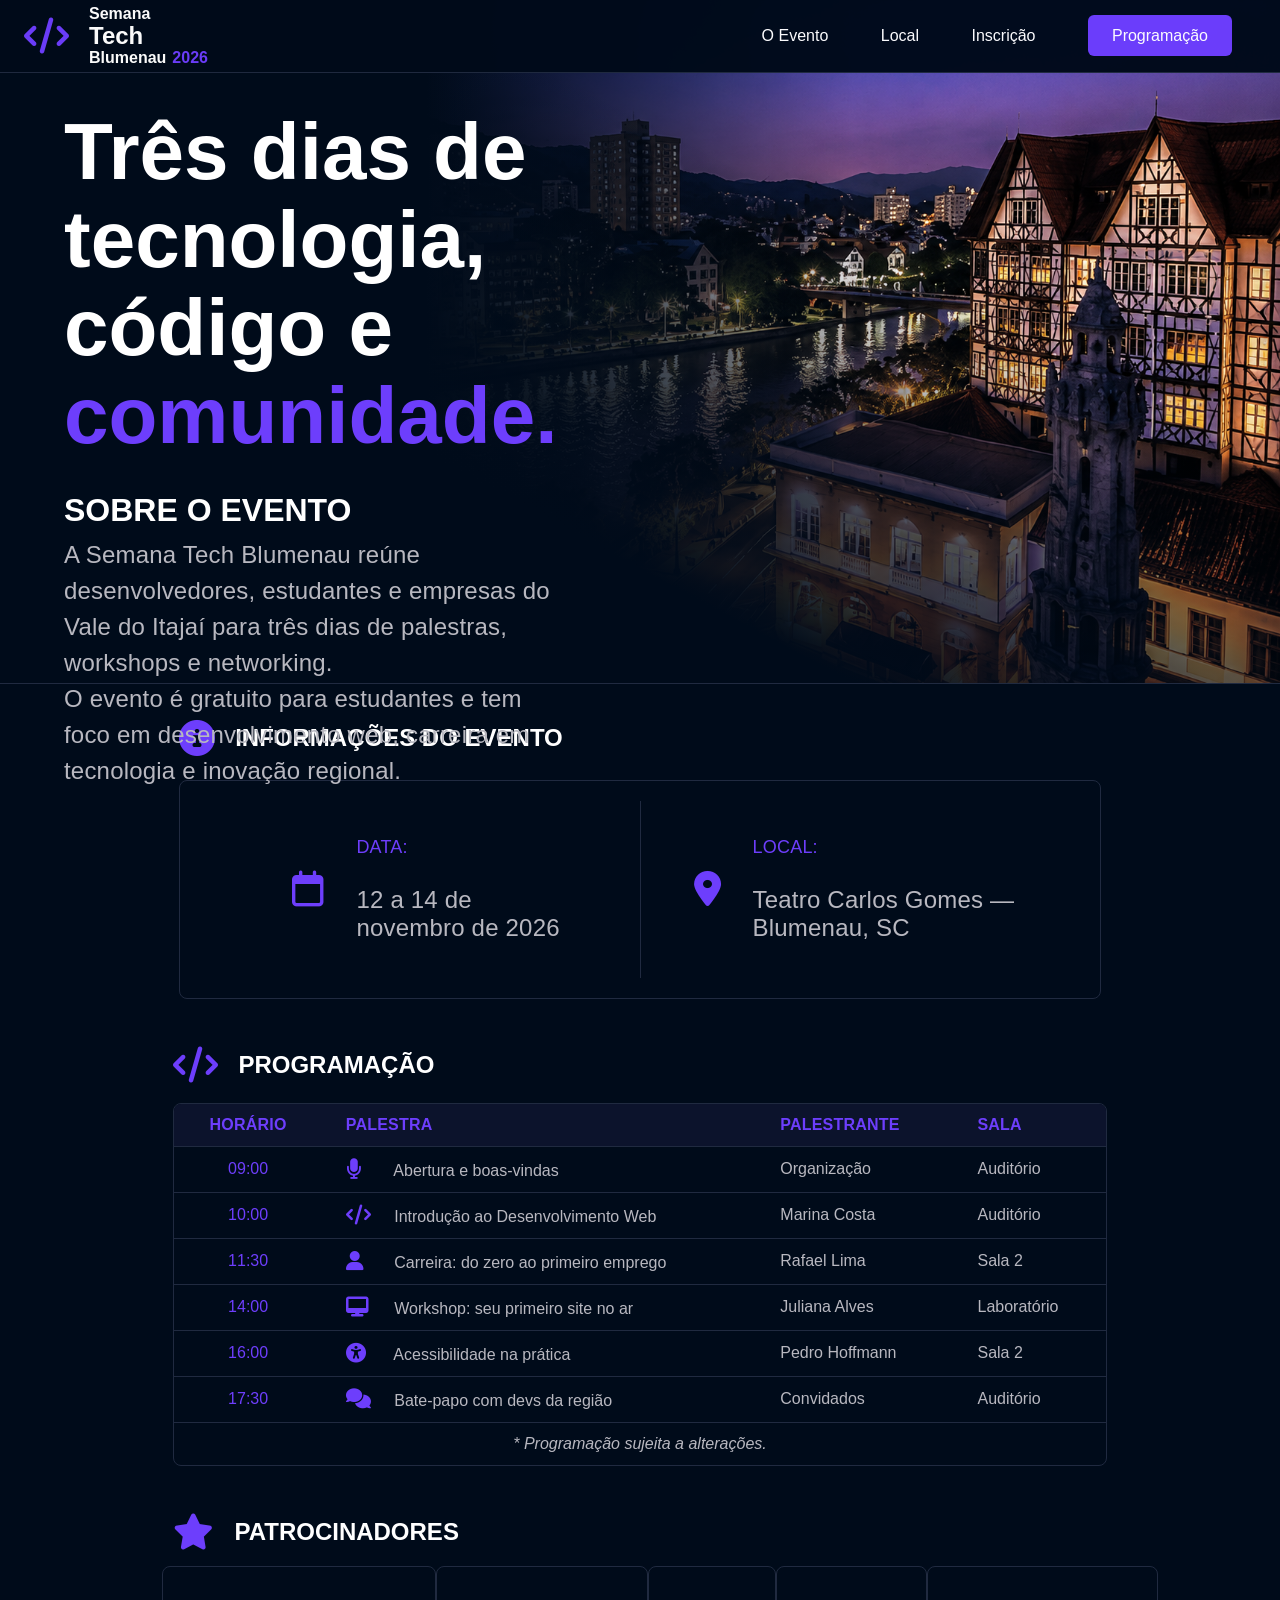
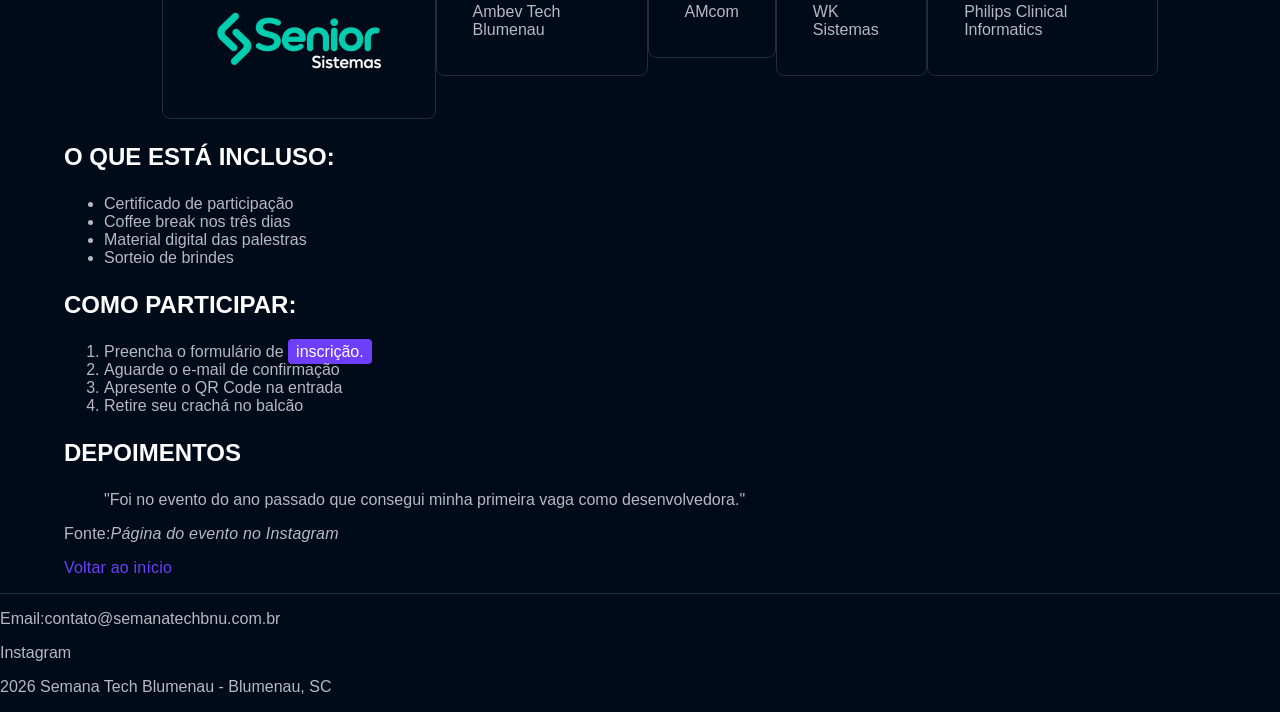
<file: index.html>
<!DOCTYPE html>
<html lang="en">

<head>
    <meta charset="UTF-8">
    <meta name="viewport" content="width=device-width, initial-scale=1.0">
    <title>Semana Tech Blumenau 2026</title>

    <link rel="stylesheet" href="style.css">
    <link rel="stylesheet" href="https://cdnjs.cloudflare.com/ajax/libs/font-awesome/6.5.2/css/all.min.css">
</head>

<body>
    <header>
        <div class="banner">
            <img src="img/banner.png" alt="imagem conferencia do ano 2025">
        </div>

        <div class="container-navbar">
            <div class="container-title">
                <i class="fa-solid fa-code"></i>
                <h1>
                    <div class="title">
                        <span class="style-semana">Semana</span>
                        <br>
                        <span class="style-tech">Tech</span>
                        <br>
                        <span class="style-blumenau">Blumenau</span><span class="style-2026">2026</span>
                    </div>
                </h1>
            </div>

            <nav>
                <a href="index.html">O Evento</a>
                <a href="local.html">Local</a>
                <a href="inscricao.html">Inscrição</a>

                <a class="last-nav" href="index.html#programacao">Programação</a>
            </nav>
        </div>

    </header>

    <main>
        <div class="container-sobre">
            <h2>
                <span>Três dias de</span>
                <span>tecnologia,</span>
                <span>código e</span>
                <span class="style-comunidade">comunidade.</span>
            </h2>

            <section id="sobre">
                <h3>Sobre o evento</h3>
                <p>
                    A Semana Tech Blumenau reúne desenvolvedores, estudantes e empresas do Vale do Itajaí para três dias
                    de palestras, workshops e networking.<br>
                    O evento é gratuito para estudantes e tem foco em
                    desenvolvimento
                    web, carreira em tecnologia e inovação regional.
                </p>
        </div>

        </section>
        <section id="informacoes">

            <div class="container-informacoes">

                <h3>
                    <i class="fa-solid fa-circle-info"></i>
                    Informações do evento
                </h3>

                <div class="card-informacoes">
                    <div class="style-data">
                        <i class="fa-regular fa-calendar"></i>
                        <p><strong>Data:</strong><br>
                            12 a 14 de<br> novembro de 2026
                        </p>
                    </div>

                    <div class="style-local">
                        <i class="fa-solid fa-location-dot"></i>
                        <p><strong>Local:</strong><br>
                            Teatro Carlos Gomes — <br>Blumenau, SC
                        </p>
                    </div>
                </div>
            </div>
        </section>

        <section id="programacao">

            <div class="container-programacao">

                <h3>
                    <i class="fa-solid fa-code"></i>
                    Programação
                </h3>

                <table>
                    <thead>
                        <tr>
                            <th scope="col">Horário</th>
                            <th scope="col">Palestra</th>
                            <th scope="col">Palestrante</th>
                            <th scope="col">Sala</th>
                        </tr>
                    </thead>

                    <tbody>
                        <tr>
                            <td>09:00</td>
                            <td>
                                <i class="fa-solid fa-microphone"></i>
                                Abertura e boas-vindas
                            </td>
                            <td>Organização</td>
                            <td>Auditório</td>
                        </tr>

                        <tr>
                            <td>10:00</td>
                            <td>
                                <i class="fa-solid fa-code"></i>
                                Introdução ao Desenvolvimento Web
                            </td>
                            <td>Marina Costa</td>
                            <td>Auditório</td>
                        </tr>

                        <tr>
                            <td>11:30</td>
                            <td>
                                <i class="fa-solid fa-user"></i>
                                Carreira: do zero ao primeiro emprego
                            </td>
                            <td>Rafael Lima</td>
                            <td>Sala 2</td>
                        </tr>

                        <tr>
                            <td>14:00</td>
                            <td>
                                <i class="fa-solid fa-desktop"></i>
                                Workshop: seu primeiro site no ar
                            </td>
                            <td>Juliana Alves</td>
                            <td>Laboratório</td>
                        </tr>

                        <tr>
                            <td>16:00</td>
                            <td>
                                <i class="fa-solid fa-universal-access"></i>
                                Acessibilidade na prática
                            </td>
                            <td>Pedro Hoffmann</td>
                            <td>Sala 2</td>
                        </tr>

                        <tr>
                            <td>17:30</td>
                            <td>
                                <i class="fa-solid fa-comments"></i>
                                Bate-papo com devs da região
                            </td>
                            <td>Convidados</td>
                            <td>Auditório</td>
                        </tr>
                    </tbody>

                    <tfoot>
                        <tr>
                            <td colspan="4"><em>* Programação sujeita a alterações.</em></td>
                        </tr>
                    </tfoot>
                </table>
        </section>
        </div>

        <aside>
            <div class="container-patrocinadores">
                <h3>
                    <i class="fa-solid fa-star"></i>
                    Patrocinadores
                </h3>

                <ul>
                    <div class="cards-patrocinadores">
                        <div class="style-senior">
                            <li><img src="img/logo senior.png" alt="logo senior sistemas" width="200"></li>
                        </div>

                        <div class="style-ambev">
                            <li>Ambev Tech Blumenau</li>
                        </div>

                        <div class="style-amcon">
                            <li>AMcom</li>
                        </div>

                        <div class="style-wk">
                            <li>WK Sistemas</li>
                        </div>

                        <div class="style-phillips">
                            <li>Philips Clinical Informatics</li>
                        </div>
                    </div>
                </ul>
            </div>
        </aside>

        <h3>O que está incluso:</h3>
        <ul>
            <li>Certificado de participação</li>
            <li>Coffee break nos três dias</li>
            <li>Material digital das palestras</li>
            <li>Sorteio de brindes</li>
        </ul>

        <h3>Como participar:</h3>
        <ol>
            <li>Preencha o formulário de <a class="inscricao" href="inscricao.html">inscrição.</a></li>
            <li>Aguarde o e-mail de confirmação</li>
            <li>Apresente o QR Code na entrada</li>
            <li>Retire seu crachá no balcão</li>
        </ol>

        <section id="depoimentos">
            <h3>Depoimentos</h3>
            <blockquote>
                "Foi no evento do ano passado que consegui minha primeira vaga como desenvolvedora."
            </blockquote>

            <p>Fonte:<cite>Página do evento no Instagram</cite></p>
        </section>

        <p>
            <a class="inicio" href="#inicio">Voltar ao início</a>
        </p>
    </main>

    <footer>
        <div class="links">
            <p>
                <a href="mailto:contato@semanatechbnu.com.br">Email:contato@semanatechbnu.com.br</a>
            </p>

            <p>
                <a href="https://instagram.com" target="_blank" rel="noopener noreferrer">Instagram</a>
            </p>
        </div>

        <p>2026 Semana Tech Blumenau - Blumenau, SC</p>
    </footer>

</body>

</html>
</file>
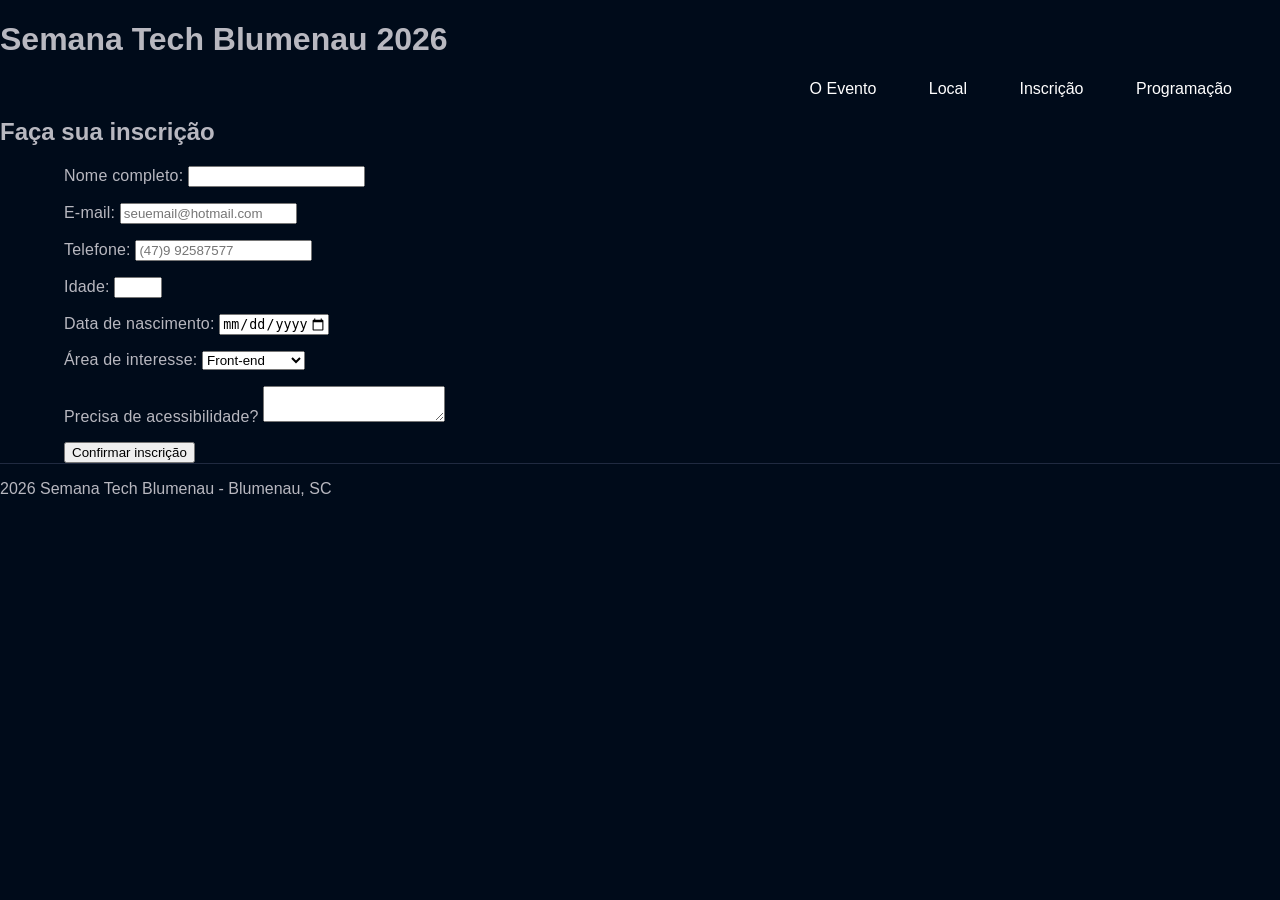
<file: inscricao.html>
<!DOCTYPE html>
<html lang="en">

<head>
    <meta charset="UTF-8">
    <meta name="viewport" content="width=device-width, initial-scale=1.0">
    <title>Semana Tech Blumenau 2026</title>

    <link rel="stylesheet" href="style.css">
</head>

<body>
    <header>
        <h1>Semana Tech Blumenau 2026</h1>

        <nav>
            <a href="index.html">O Evento</a>
            <a href="local.html">Local</a>
            <a href="inscricao.html">Inscrição</a>
            
            <a href="index.html#programacao">Programação</a>
        </nav>

        <h2>Faça sua inscrição</h2>


    </header>

    <main>
        <section id="inscricao">
            <form>
                <p>
                    <label for="nome">Nome completo:</label>
                    <input type="text" id="nome" required maxlength="80">
                </p>

                <p>
                    <label for="email">E-mail:</label>
                    <input type="email" id="email" required placeholder="seuemail@hotmail.com">
                </p>

                <p>
                    <label for="telefone">Telefone:</label>
                    <input type="tel" id="telefone" required placeholder="(47)9 92587577" pattern="[0-9]{11}">
                </p>

                <p>
                    <label for="idade">Idade:</label>
                    <input type="number" id="idade" min="14" max="99" required>
                </p>

                <p>
                    <label for="data">Data de nascimento:</label>
                    <input type="date" id="data" required min="1927-08-03" max="2012-08-03">
                </p>

                <p>
                    <label for="area">Área de interesse:</label>
                    <select id="area">
                        <option>Front-end</option>
                        <option>Back-end</option>
                        <option>Dados</option>
                        <option>Design</option>
                        <option>Ainda não sei</option>
                    </select>
                </p>

                <p>
                    <label for="obs">Precisa de acessibilidade?</label>
                    <textarea id="obs" maxlength="200"></textarea>
                </p>

                <button>Confirmar inscrição</button>
            </form>
        </section>
    </main>

    <footer>
        <p>2026 Semana Tech Blumenau - Blumenau, SC</p>
    </footer>

</body>

</html>
</file>
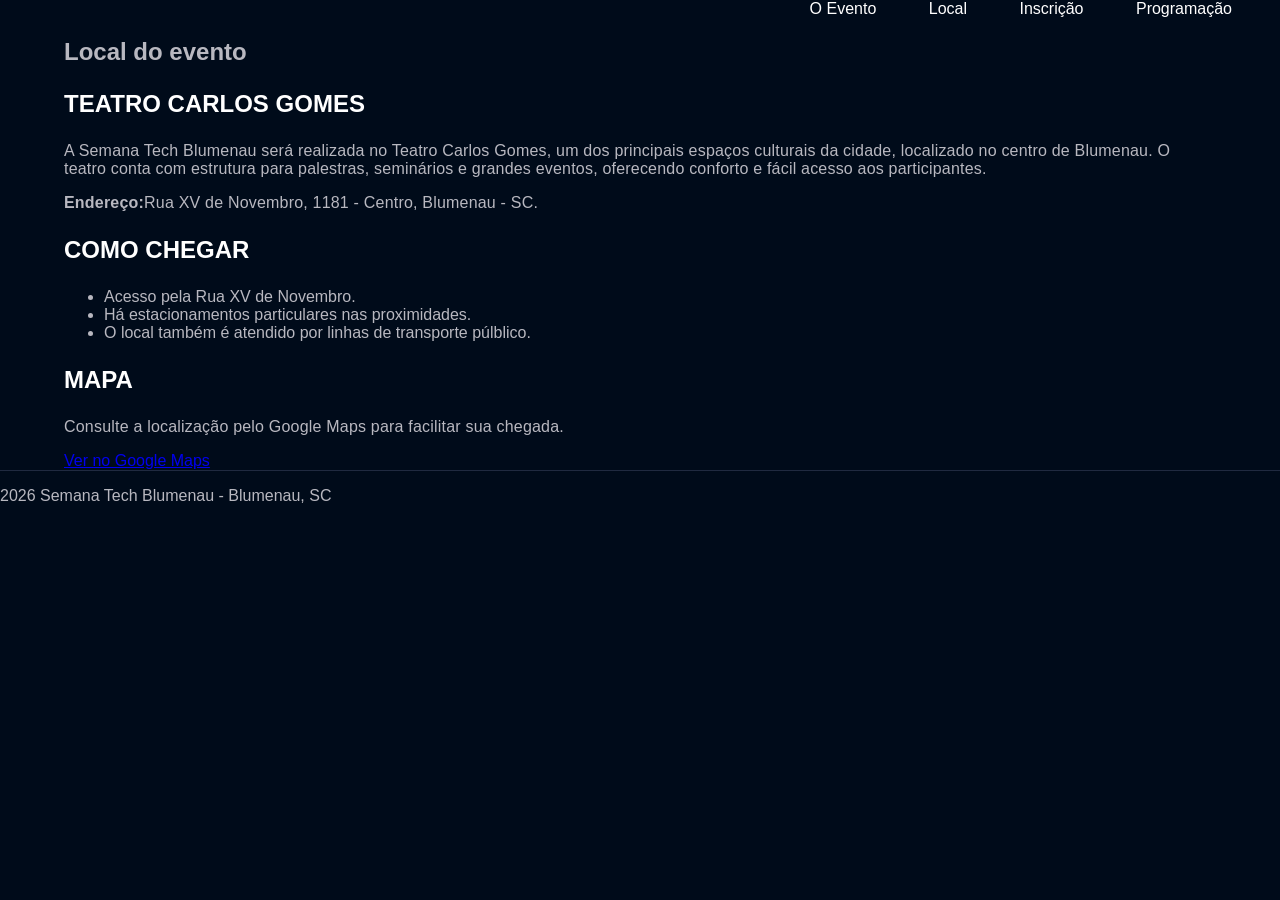
<file: local.html>
<!DOCTYPE html>
<html lang="en">

<head>
    <meta charset="UTF-8">
    <meta name="viewport" content="width=device-width, initial-scale=1.0">
    <title>Semana Tech Blumenau 2026</title>

    <link rel="stylesheet" href="style.css">
</head>

<body>
    <theader>
        
        <nav>
            <a href="index.html">O Evento</a> 
            <a href="local.html">Local</a>
            <a href="inscricao.html">Inscrição</a>

            <a href="index.html#programacao">Programação</a>
        </nav>
    </theader>

    <main>
        <section id="local">
            <h2>Local do evento</h2>

            <h3>Teatro Carlos Gomes</h3>
            <p>
                A Semana Tech Blumenau será realizada no Teatro Carlos Gomes, um dos principais espaços culturais da
                cidade, localizado no centro de Blumenau. O teatro conta com estrutura para palestras, seminários e
                grandes eventos, oferecendo conforto e fácil acesso aos participantes.
            </p>
            <p><strong>Endereço:</strong>Rua XV de Novembro, 1181 - Centro, Blumenau - SC.</p>
        </section>

        <section id="comoChegar">
            <h3>Como chegar</h3>
            <ul>
                <li>Acesso pela Rua XV de Novembro.</li>
                <li>Há estacionamentos particulares nas proximidades.</li>
                <li>O local também é atendido por linhas de transporte púlblico.</li>
            </ul>
        </section>

        <section id="mapa">
            <h3>Mapa</h3>
            <p>
                Consulte a localização pelo Google Maps para facilitar sua chegada.
            </p>

            <a href="https://maps.google.com/?q=Teatro+Carlos+Gomes+Blumenau" target="_blank" rel="noopener noreferrer">
                Ver no Google Maps
            </a>
        </section>
    </main>

    <footer>
        <p>2026 Semana Tech Blumenau - Blumenau, SC</p>
    </footer>
</body>

</html>
</file>
<file: style.css>
:root {
    --color-background: #000B1A;
    --color-background-02: #0C132C;
    --color-text: #B8B8C0;
    --color-text-primary: #FFFFFF;
    --color-text-destaque: #6D3EFC;
    --color-hover: #A78BFA;
    --color-hover-button: #8B5CF6;
    --color-border: #202A40;
}

* {
    box-sizing: border-box;
}

body {
    background-color: var(--color-background);
    color: var(--color-text);
    margin: 0;
    font-family: 'Inter', sans-serif;
}

.banner {
    position: relative;
    border-bottom: 1px solid var(--color-border);
}

.banner img {
    width: 100%;
    display: block;
    
}

.banner::after {
    content: "";
    position: absolute;
    inset: 0;
    z-index: 2;
    background: linear-gradient(
        to top right,
        rgb(0, 11, 26),
        rgb(0, 11, 26),
        rgba(0, 11, 26, 0),
        rgba(0, 11, 26, 0)
    ),
    linear-gradient(
        to right,
        rgb(0, 11, 26),
        rgb(0, 11, 26),
        rgba(0, 11, 26, 0),
        rgba(0, 11, 26, 0)
    );
}

.container-navbar {
    width: 100%;
    background-color: var(--color-background);
    top: 0;
    position: fixed;
    display: flex;
    align-items: center;
    border-bottom: 1px solid var(--color-border);
    opacity: 0.98;
    z-index: 10;
}

.container-title {
    display: flex;
    align-items: center;
    gap: 20px;
    font-size: 4px;
    margin-left: 24px;
    line-height: 1.1;
}

i {
    color: var(--color-text-destaque);
    font-size: 36px;
}

.style-semana {
    font-size: 16px;
    color: var(--color-text-primary);
}

.style-tech {
    font-size: 24px;
    color: var(--color-text-primary);
}

.style-blumenau {
    font-size: 16px;
    color: var(--color-text-primary);
    padding-right: 6px;
}

.style-2026 {
    font-size: 16px;
    color: var(--color-text-destaque);
}

nav {
    width: 100%;
    text-align: end;
}

nav a {
    text-decoration: none;
    color: var(--color-text-primary);
    gap: 20px;
    margin-right: 48px;
}

nav a:not(.last-nav):hover {
    color: var(--color-hover);
}

.last-nav {
    background-color: var(--color-text-destaque);
    padding: 12px 24px;
    border-radius: 6px;
}

.last-nav:hover {
    background-color: var(--color-hover-button);
}

.container-sobre {
    position: absolute;
    top: 50%;
    left: 5%;
    transform: translateY(-50%);
    z-index: 8;
}

.container-sobre span {
    display: block;
    line-height: 1.1;
    font-size: 80px;
}

.container-sobre span:not(.style-comunidade) {
    color: var(--color-text-primary);
}

.style-comunidade {
    color: var(--color-text-destaque);
}

.container-sobre h3 {
    margin-bottom: 8px;
    font-size: 32px;
}

.container-sobre p {
    max-width: 40%;
    font-size: 24px;
    line-height: 1.5;
    margin-top: 0;
}

main {
    width: 90%;
    margin: 0 auto;
}

h3 {
    color: var(--color-text-primary);
    text-transform: uppercase;
    font-size: 24px;
}

main p {
    letter-spacing: 0.2px;
}

.container-informacoes h3 {
    width: 80%;
    margin: 0 auto;
    margin-top: 36px;
    margin-bottom: 24px;
    display: flex;
    align-items: center;
    gap: 20px;
}

.card-informacoes {
    display: flex;
    border: 1px solid var(--color-border);
    border-radius: 8px;
    width: 80%;
    margin: 0 auto;
    position: relative;
    padding: 32px;
}

.card-informacoes strong {
    text-transform: uppercase;
    color: var(--color-text-destaque);
    font-weight: 400;
    font-size: large;
    display: block;
}

.card-informacoes::after {
    content: "";
    position: absolute;
    left: 50%;
    top: 20px;
    bottom: 20px;
    width: 1px;
    background-color: var(--color-border);
}

.card-informacoes i {
    margin-right: 32px;
}

.style-data,
.style-local {
    width: 50%;
    display: flex;
    align-items: center;
    justify-content: center;
    font-size: 24px;
}

.container-programacao {
    width: 90%;
    margin: 0 auto;
}

.container-programacao h3 {
    width: 90%;
    margin: 0 auto 20px;
    margin-top: 48px;
    display: flex;
    align-items: center;
    gap: 20px;
}

table {
    width: 90%;
    margin: 0 auto;
    border: 1px solid var(--color-border);
    border-collapse: separate;
    border-spacing: 0;
    border-radius: 8px;
    overflow: hidden;
}

th,
td {
    border: 1px solid var(--color-border);
    padding: 12px 24px;
}

th {
    background-color: var(--color-background-02);
    color: var(--color-text-destaque);
    text-transform: uppercase;
    letter-spacing: 0.2px;
    border: 0;
    text-align: left;
}

td {
    border-left: 0;
    border-right: 0;
    border-bottom: 0;
}

thead th:first-child,
tbody td:first-child {
    color: var(--color-text-destaque);
    text-align: center;
}

td i {
    font-size: 20px;
    width: 8px;
    margin-right: 36px;
}

tfoot {
    text-align: center;
}

.container-patrocinadores {
    width: 90%;
    margin: 0 auto;
}

.container-patrocinadores h3 {
    width: 90%;
    margin: 0 auto;
    margin-top: 48px;
     display: flex;
    align-items: center;
    gap: 20px;
}

.cards-patrocinadores {
    display: flex;
    justify-content: space-between;
}

.cards-patrocinadores li {
    border: 1px solid var(--color-border);
    border-radius: 8px;
    padding: 36px;
    list-style: none;
}

.inscricao {
    text-decoration: none;
    color: var(--color-text-primary);
    background-color: var(--color-text-destaque);
    border-radius: 4px;
    padding: 4px 8px;
}

.inscricao:hover {
    background-color: var(--color-hover-button);
}

.inicio {
    text-decoration: none;
    color: var(--color-text-destaque);
}

.inicio:hover {
    color: var(--color-hover);
}

footer {
    border-top: 1px solid var(--color-border);
}

.links a {
    text-decoration: none;
    color: var(--color-text);
}

.links a:hover {
    color: var(--color-hover);
}

input,
textarea,
select {

}
</file>
